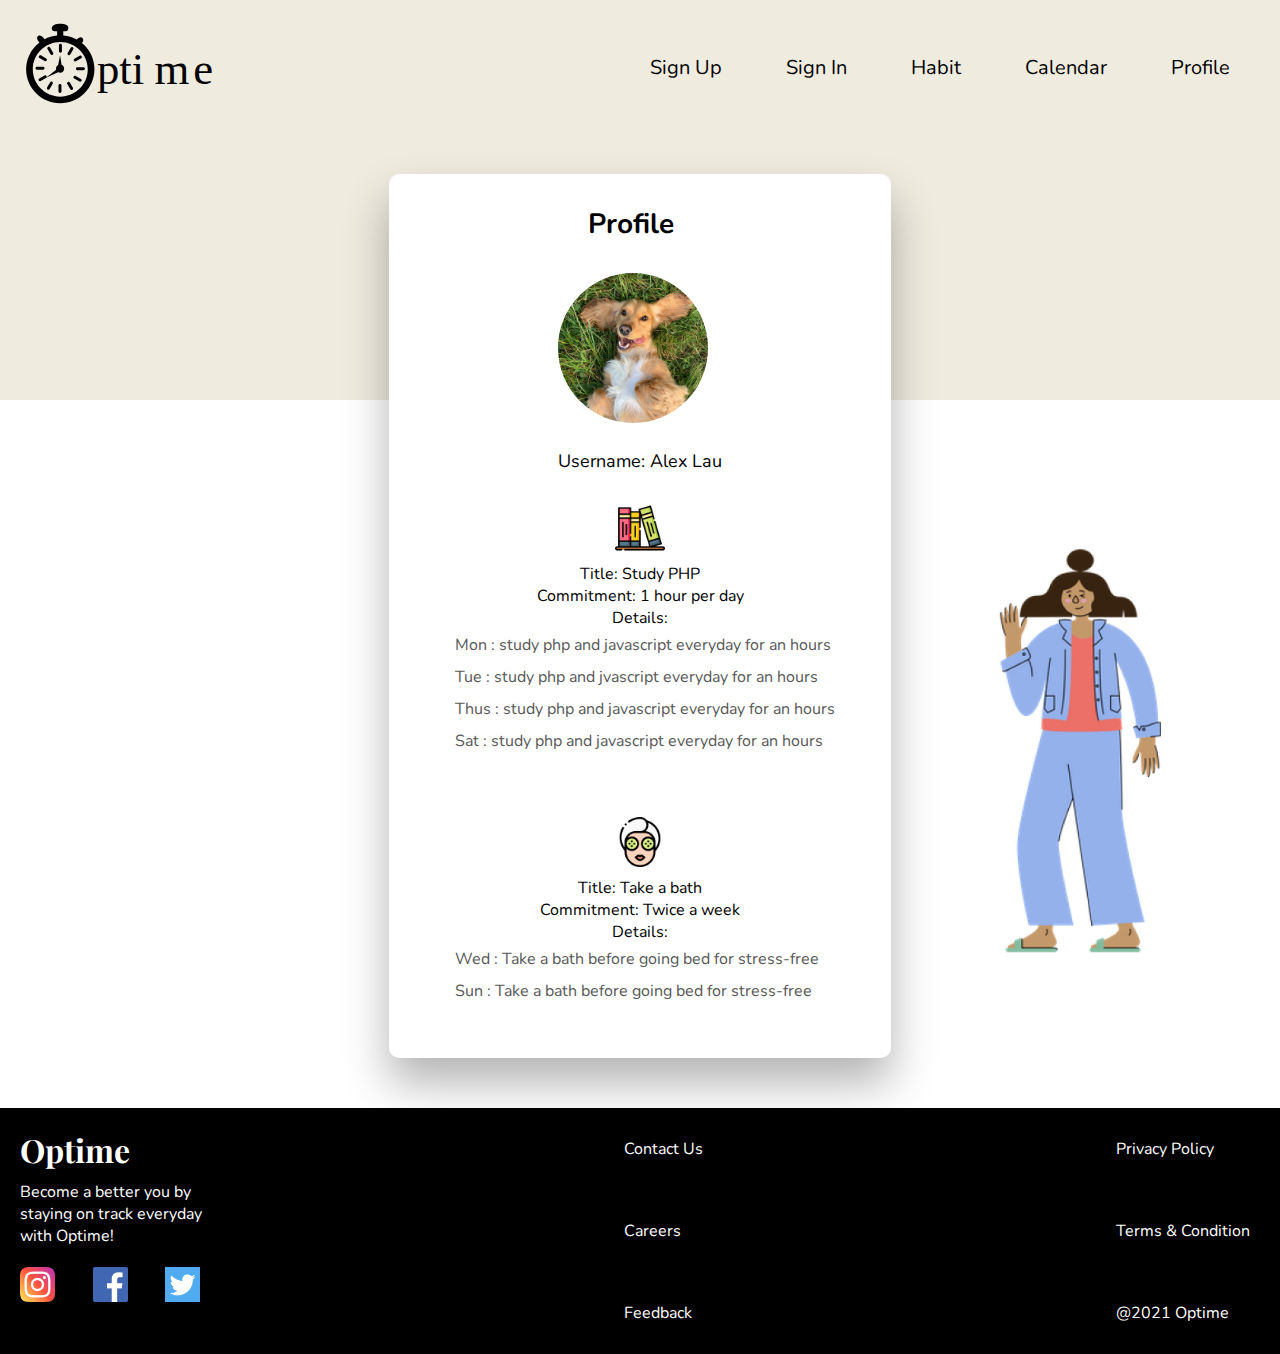
<file: public/profile.html>
<!DOCTYPE html>
<html lang="en">

<head>
    <meta charset="UTF-8">
    <meta http-equiv="X-UA-Compatible" content="IE=edge">
    <meta name="viewport" content="width=device-width, initial-scale=1.0">
    <link rel="stylesheet" href="./css/profile.css" class="css">
    <link href="https://fonts.googleapis.com/css2?family=Nunito&family=Playfair+Display&display=swap" rel="stylesheet">
    <script src="./javascripts/profile.js"></script>
    <title>Optime</title>
</head>

<body class="container">
    <nav>
        <div>
            <a href="index.html"><img src="./images/optimelogo.svg" alt="Optime Logo"></a>
        </div>
        <ul>
            <li><a href="signup.html">Sign Up</a></li>
            <li><a href="signin.html">Sign In</a></li>
            <li><a href="addhabit.html">Habit</a></li>
            <li><a href="calendar.html">Calendar</a></li>
            <li><a href="profile.html">Profile</a></li>
        </ul>
    </nav>

    <main>
        <div class="color-cont"></div>
        <div class="img-cont">
            <img src="./images/signin.png">
        </div>
        <div class="box">
            <div class="cont">
                <div class="header"></div>
                <div class="section"></div>
            </div>
        </div>
    </main>

    <script>
        const header = document.querySelector('.header');
        const section = document.querySelector('.section');
    </script>

    <footer>
        <div>
            <h2>Optime</h2>
            <p>Become a better you by staying on track everyday with Optime!</p>
            <div class="socialmedia-container">
                <a href="https://www.instagram.com/" target="_blank"><img class="socialmedia"
                        src="./images/instagram(colour).png"></a>
                <a href="https://www.facebook.com/" target="_blank"><img class="socialmedia"
                        src="./images/facebook(colour).png"></a>
                <a href="https://www.twitter.com/" target="_blank"><img class="socialmedia"
                        src="./images/twitter(colour).png"></a>
            </div>
        </div>

        <ul class="footerlist">
            <li>Contact Us</li>
            <li>Careers</li>
            <li>Feedback</li>
        </ul>

        <ul class="footerlist">
            <li>Privacy Policy</li>
            <li>Terms & Condition</li>
            <li>@2021 Optime</li>
        </ul>
    </footer>

</body>

</html>
</file>
<file: public/css/profile.css>
*,
html {
  margin: 0;
  font-family: "Nunito", sans-serif;
}

.container {
  display: flex;
  width: 100vw;
  min-height: 100vh;
  justify-content: center;
  flex-direction: column;
}

nav {
  display: flex;
  flex-direction: row;
  align-items: center;
  justify-content: space-between;
  margin: 20px 20px 10px 20px;
}

nav ul {
  /* flex: 3; */
  text-align: center;
}

ul li {
  display: inline-block;
  margin: 30px;
  font-size: 20px;
}

nav ul li a {
  text-decoration: none;
}

nav ul li a:link {
  color: black;
}

nav ul li a:visited {
  color: black;
}

nav img {
  width: 200px;
  /* margin-right: 200px; */
  display: absolute;
}

main {
  flex: 3;
}

/* FOOTER */
footer {
  display: flex;
  background-color: black;
  flex-grow: 1;
  color: #FFFFFF;
  flex-wrap: nowrap;
  justify-content: space-between;
}

footer div {
  margin: 20px;
  text-align:left;
}

footer div h2{
  font-size: 32px;
  font-family: 'Playfair Display', serif;
}

footer p {
  max-width: 200px;
  font-size: 16px;
  margin: 10px 0 10px 0 ;
}

.socialmedia-container {
  display: flex;
  justify-content: space-between;
  flex-direction: row;
  margin-left: 0px;
}

.socialmedia {
  width: 35px;
}

footer ul {
  display: flex;
  flex-direction: column;
}

footer ul li {
  font-size: 16px;
}

main {
  display: flex;
  justify-content: center;
  align-items: center;
  min-height: 100vh;
}

main .color {
  position: absolute;
  filter: blur(150px);
}

.box {
  display: flex;
  width: 500px;
  min-height: 500px;
  background: rgb(255, 255, 255);
  border-radius: 10px;
  justify-content: center;
  align-items: center;
  box-shadow: 0 25px 45px rgba(0, 0, 0, 0.3);
  border: 1px solid rgba(255, 255, 255, 0.5);
  margin: 50px 0 50px 0;
}

.cont {
  display: flex;
  justify-content: center;
  align-items: center;
  flex-direction: column;
}

.cont h1 {
  margin-bottom: 60px;
}

main div img {
  width: 50%;
  height: 50%;
} 

.img-cont {
  width: 400px;
  min-height: 130vh;
  position: absolute;
  right: 0;
  top: -200px;
  z-index: -1;
  display: flex;
  justify-content: center;
  align-items: flex-end;
}

.color-cont {
  width: 100vw;
  height: 400px;
  background-color: #efebdf;
  position: absolute;
  top: 0;
  z-index: -8;
}

@media only screen and (max-width: 600px) {
  body nav {
    display: flex;
    flex-direction: column;
  }
  nav div img {
      width: 180px;
  }
  nav ul {
      display: flex;
      flex-direction: row;
  }

  nav ul li {
      font-size: 18px;
      display: flex;
  }
    .img-cont {
      display: none;
    }

    .color-cont {
      height: 400px;
    }

    nav ul li {
      display: inline-block;
      margin-bottom: -20px;
    }
    
  }
</file>
